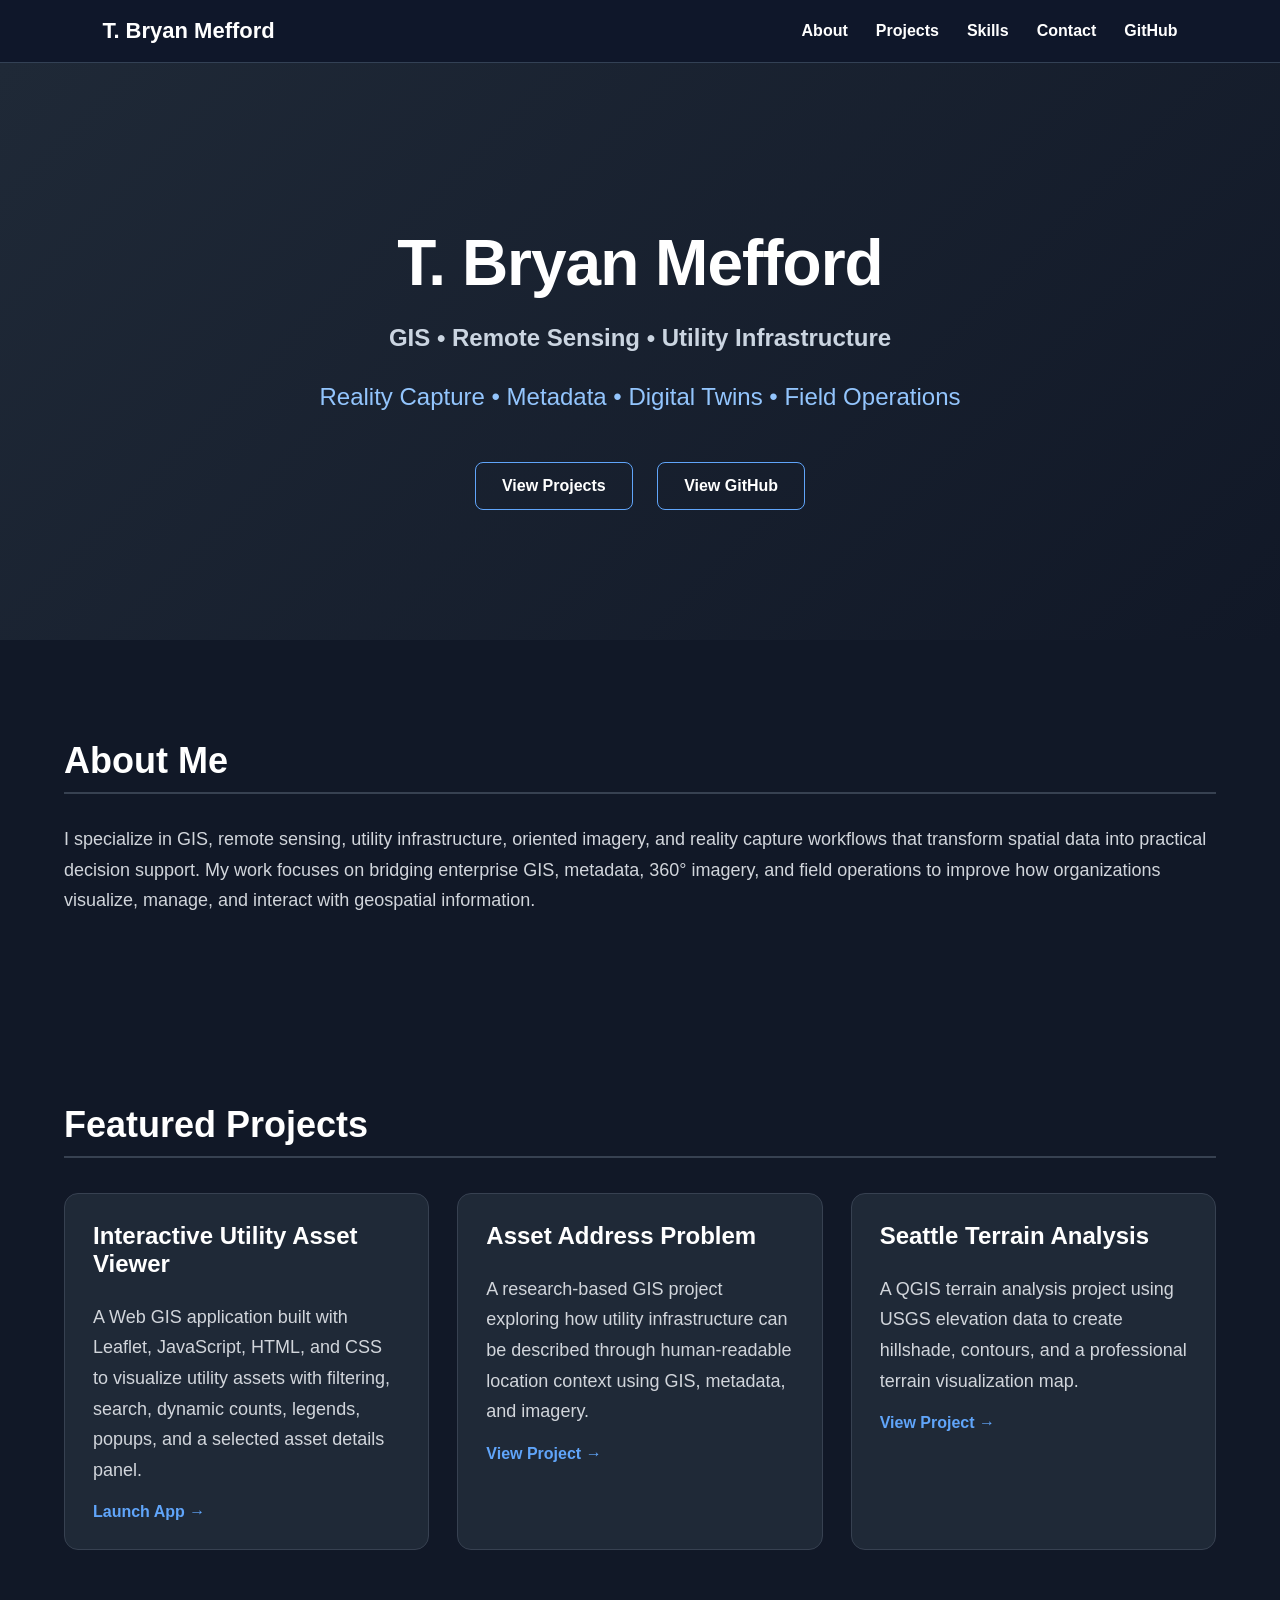
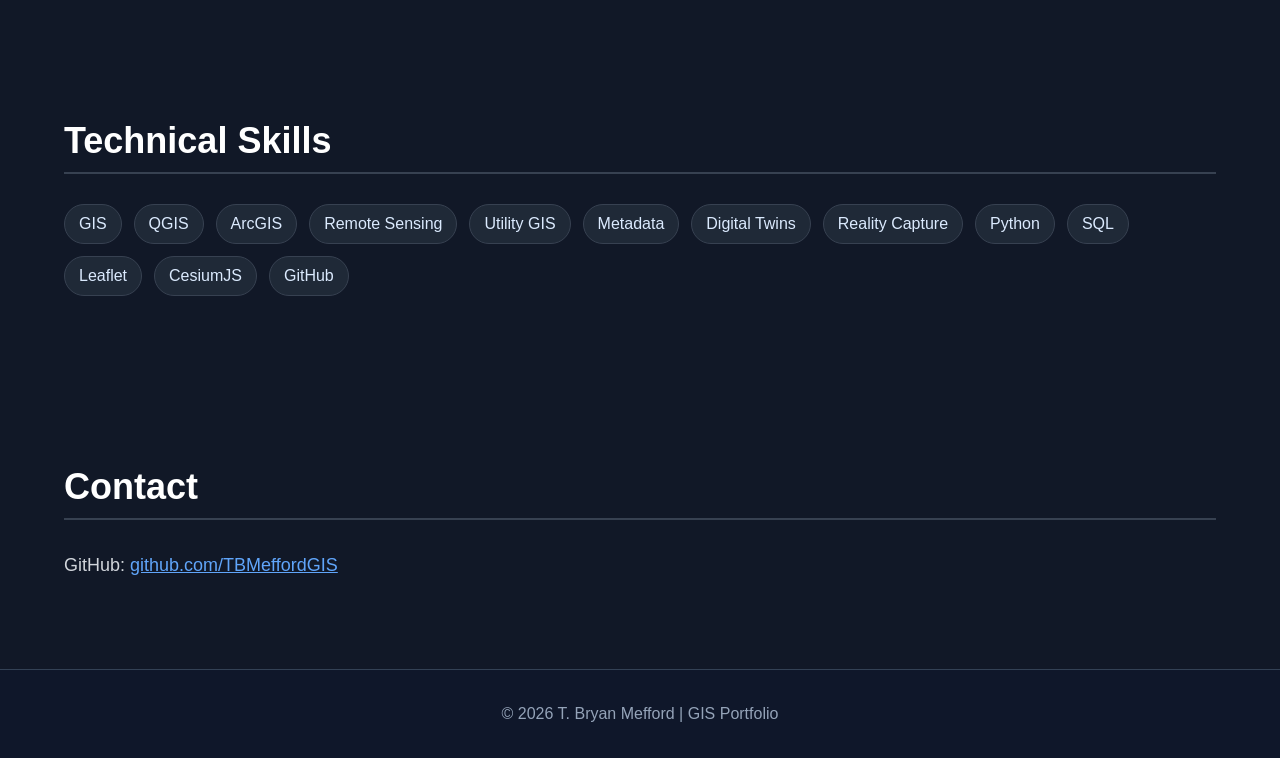
<file: index.html>
<!DOCTYPE html>
<html lang="en">
<head>
<meta charset="UTF-8">
<meta name="viewport" content="width=device-width, initial-scale=1.0">

<title>T. Bryan Mefford | GIS Portfolio</title>

<style>
body{
    margin:0;
    font-family:Arial, Helvetica, sans-serif;
    background:#111827;
    color:white;
}

nav{
    position:sticky;
    top:0;
    background:#0f172a;
    display:flex;
    justify-content:space-between;
    align-items:center;
    padding:18px 8%;
    z-index:1000;
    border-bottom:1px solid #334155;
}

nav .logo{
    font-size:22px;
    font-weight:bold;
}

nav ul{
    list-style:none;
    display:flex;
    gap:28px;
    margin:0;
    padding:0;
}

nav a{
    color:white;
    text-decoration:none;
    font-weight:600;
}

nav a:hover{
    color:#60a5fa;
}

header{
    background:linear-gradient(135deg,#1f2937,#111827);
    padding:120px 20px;
    text-align:center;
}

header h1{
    font-size:64px;
    margin-bottom:18px;
    font-weight:700;
    letter-spacing:-1px;
}

header p{
    font-size:24px;
    color:#cbd5e1;
    max-width:1000px;
    margin:auto;
    line-height:1.7;
}

.subtitle{
    font-weight:600;
}

.tagline{
    margin-top:18px;
    color:#93c5fd;
}

.hero-buttons{
    margin-top:35px;
}

.hero-buttons a{
    display:inline-block;
    margin:10px;
    padding:14px 26px;
    border:1px solid #60a5fa;
    border-radius:8px;
    color:white;
    text-decoration:none;
    font-weight:600;
}

.hero-buttons a:hover{
    background:#2563eb;
}

section{
    width:90%;
    max-width:1200px;
    margin:auto;
    padding:70px 0;
}

h2{
    font-size:36px;
    border-bottom:2px solid #374151;
    padding-bottom:10px;
}

p{
    font-size:18px;
    line-height:1.7;
    color:#d1d5db;
}

.project-grid{
    display:grid;
    grid-template-columns:repeat(auto-fit,minmax(280px,1fr));
    gap:28px;
    margin-top:35px;
}

.project-card{
    background:#1f2937;
    border:1px solid #374151;
    border-radius:14px;
    padding:28px;
}

.project-card h3{
    margin-top:0;
    font-size:24px;
    color:white;
}

.project-card a{
    color:#60a5fa;
    font-weight:bold;
    text-decoration:none;
}

.skills{
    display:flex;
    flex-wrap:wrap;
    gap:12px;
    margin-top:25px;
}

.skills span{
    background:#1f2937;
    border:1px solid #374151;
    padding:10px 14px;
    border-radius:999px;
    color:#dbeafe;
}

footer{
    background:#0f172a;
    text-align:center;
    padding:35px 20px;
    color:#94a3b8;
    border-top:1px solid #334155;
}
</style>

</head>

<body>

<nav>
    <div class="logo">T. Bryan Mefford</div>
    <ul>
        <li><a href="#about">About</a></li>
        <li><a href="#projects">Projects</a></li>
        <li><a href="#skills">Skills</a></li>
        <li><a href="#contact">Contact</a></li>
        <li><a href="https://github.com/TBMeffordGIS" target="_blank">GitHub</a></li>
    </ul>
</nav>

<header>
    <h1>T. Bryan Mefford</h1>

    <p class="subtitle">
        GIS • Remote Sensing • Utility Infrastructure
    </p>

    <p class="tagline">
        Reality Capture • Metadata • Digital Twins • Field Operations
    </p>

    <div class="hero-buttons">
        <a href="#projects">View Projects</a>
        <a href="https://github.com/TBMeffordGIS" target="_blank">View GitHub</a>
    </div>
</header>

<section id="about">
    <h2>About Me</h2>

    <p>
        I specialize in GIS, remote sensing, utility infrastructure, oriented imagery, and reality capture workflows that transform spatial data into practical decision support. My work focuses on bridging enterprise GIS, metadata, 360° imagery, and field operations to improve how organizations visualize, manage, and interact with geospatial information.
    </p>
</section>

<section id="projects">
    <h2>Featured Projects</h2>

    <div class="project-grid">

       <div class="project-card">
           <h3>Interactive Utility Asset Viewer</h3>
        <p>
            A Web GIS application built with Leaflet, JavaScript, HTML, and CSS to visualize utility assets with filtering, search, dynamic counts, legends, popups, and a selected asset details panel.
        </p>
        <a href="Interactive-Utility-Asset-Viewer/">Launch App →</a>
    </div>

    <div class="project-card">
        <h3>Asset Address Problem</h3>
        <p>
            A research-based GIS project exploring how utility infrastructure can be described through human-readable location context using GIS, metadata, and imagery.
        </p>
        <a href="/GIS-Portfolio/Asset-Address-Problem/">View Project →</a>    
    </div>

    <div class="project-card">
        <h3>Seattle Terrain Analysis</h3>
        <p>
            A QGIS terrain analysis project using USGS elevation data to create hillshade, contours, and a professional terrain visualization map.
        </p>
        <a href="Seattle-Terrain-Analysis/">View Project →</a>
    </div>

</div>
    
</section>

<section id="skills">
    <h2>Technical Skills</h2>

    <div class="skills">
        <span>GIS</span>
        <span>QGIS</span>
        <span>ArcGIS</span>
        <span>Remote Sensing</span>
        <span>Utility GIS</span>
        <span>Metadata</span>
        <span>Digital Twins</span>
        <span>Reality Capture</span>
        <span>Python</span>
        <span>SQL</span>
        <span>Leaflet</span>
        <span>CesiumJS</span>
        <span>GitHub</span>
    </div>
</section>

<section id="contact">
    <h2>Contact</h2>

    <p>
        GitHub: <a href="https://github.com/TBMeffordGIS" target="_blank" style="color:#60a5fa;">github.com/TBMeffordGIS</a>
    </p>
</section>

<footer>
    © 2026 T. Bryan Mefford | GIS Portfolio
</footer>

</body>
</html>
</file>
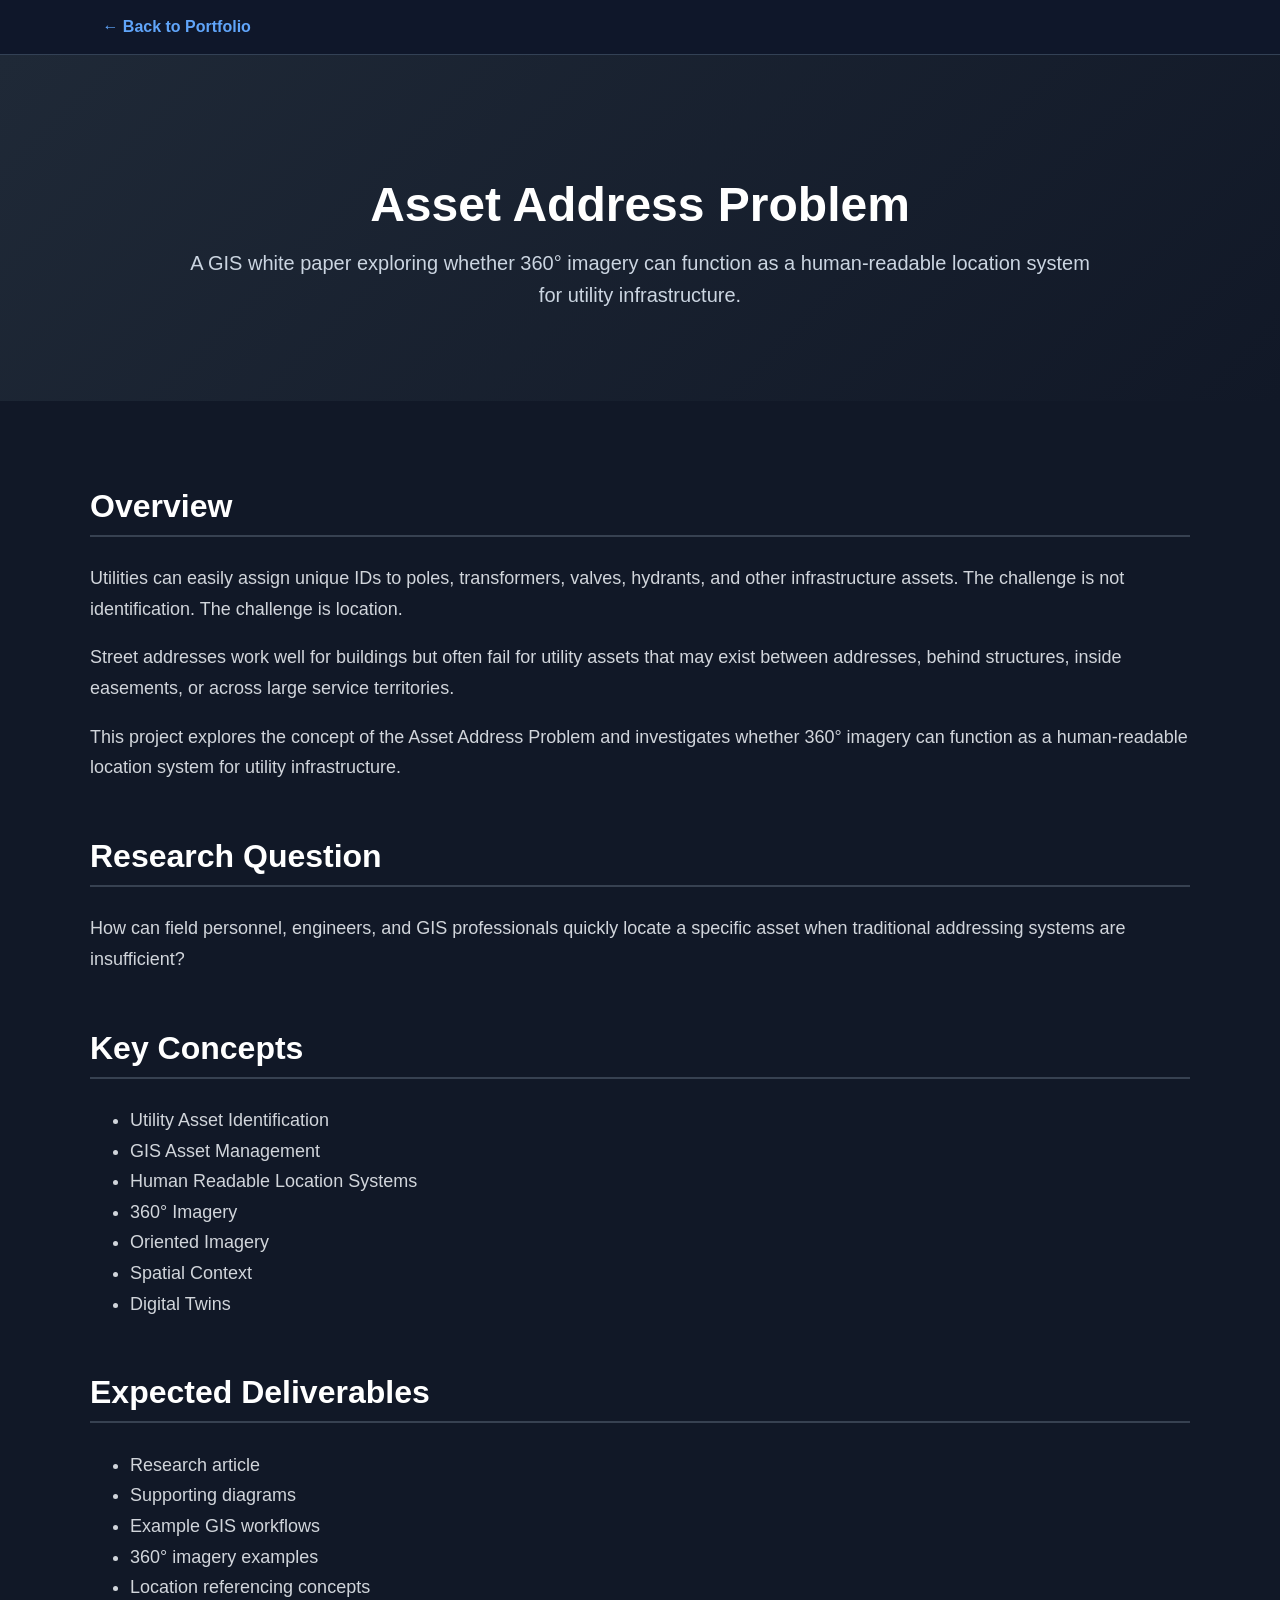
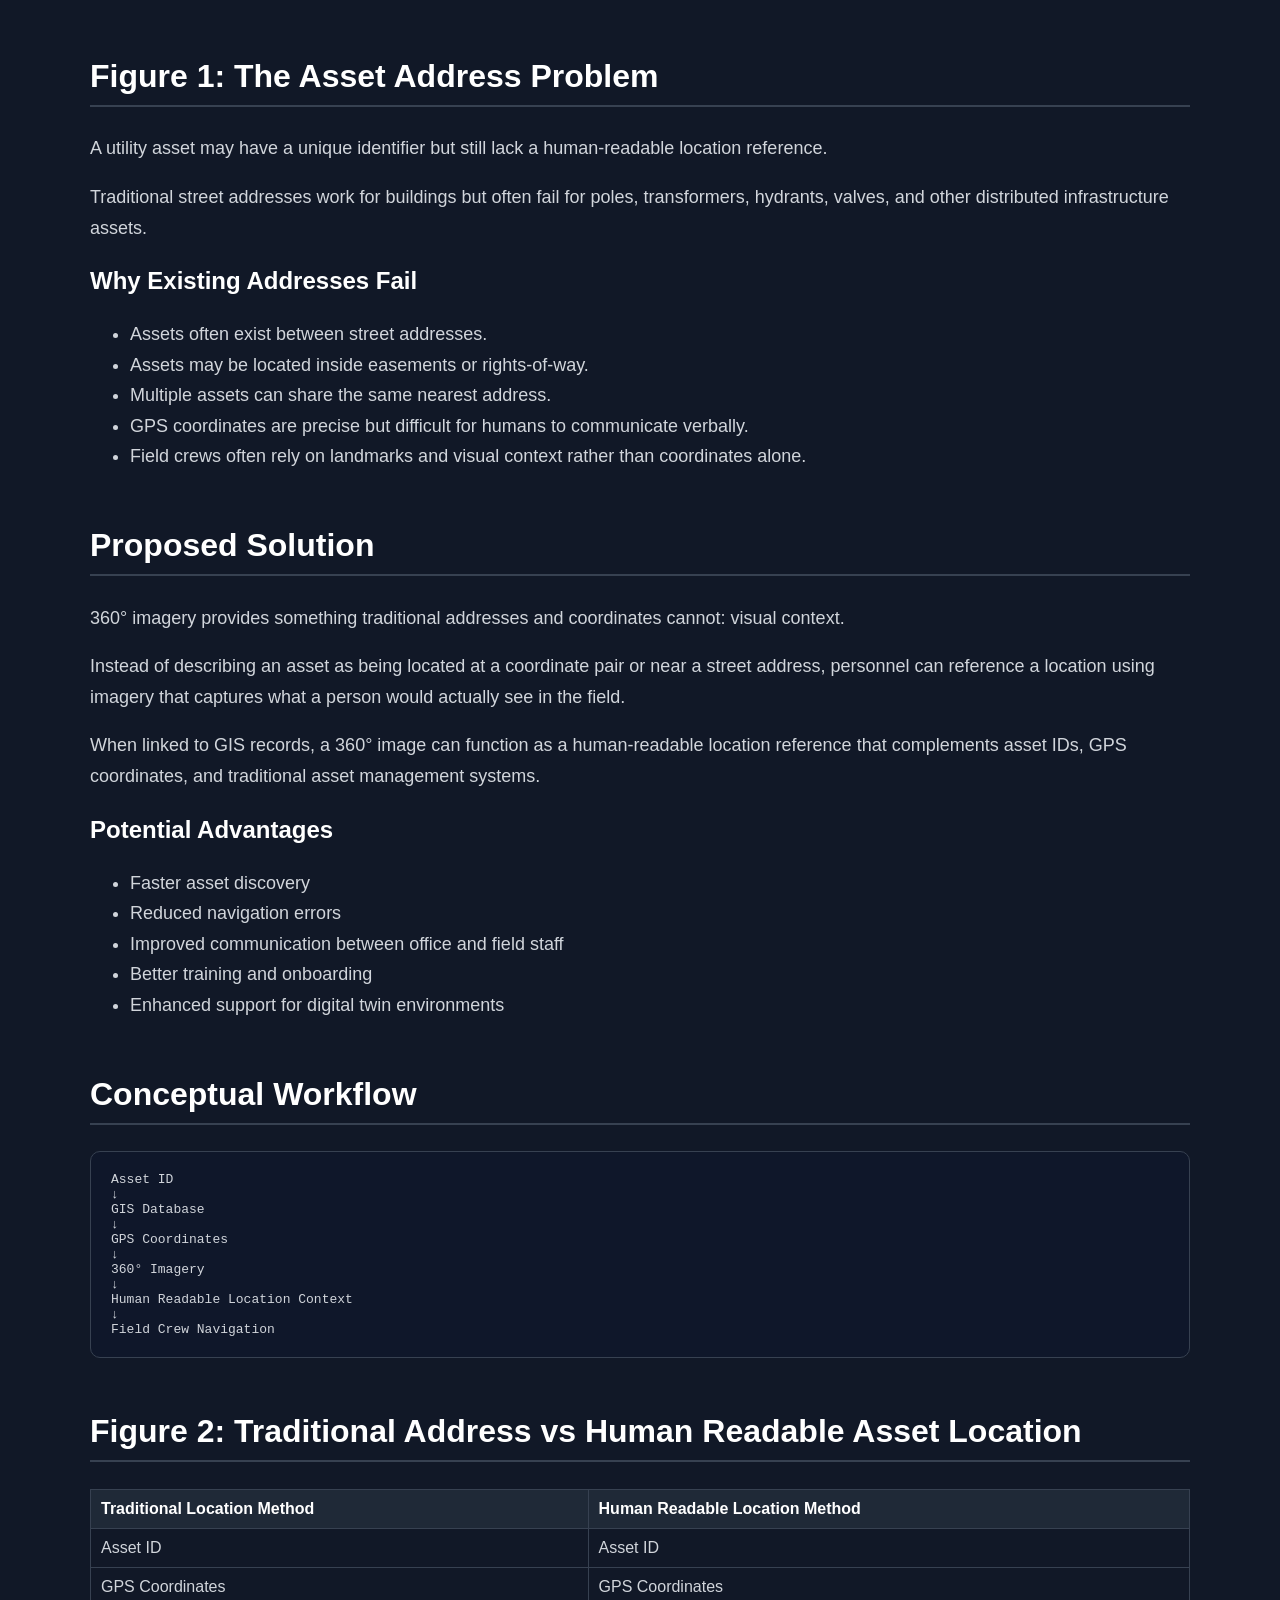
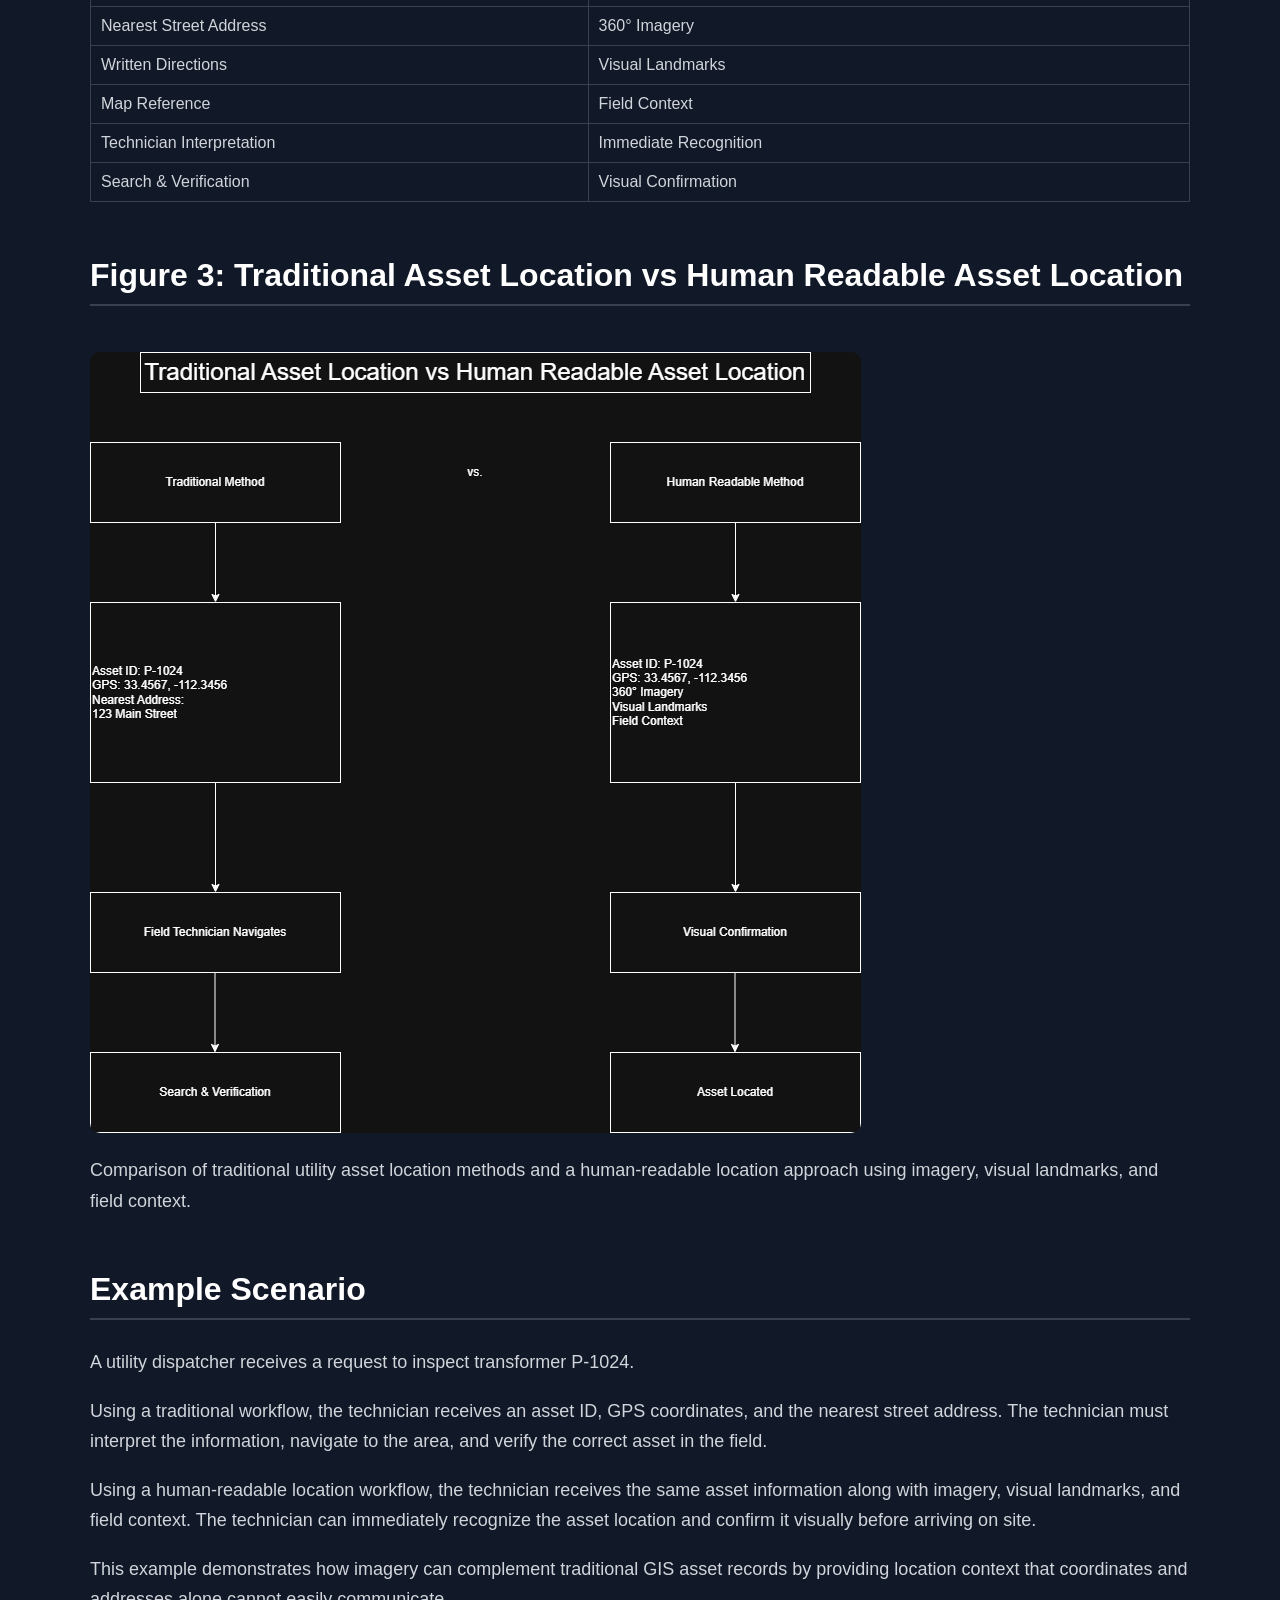
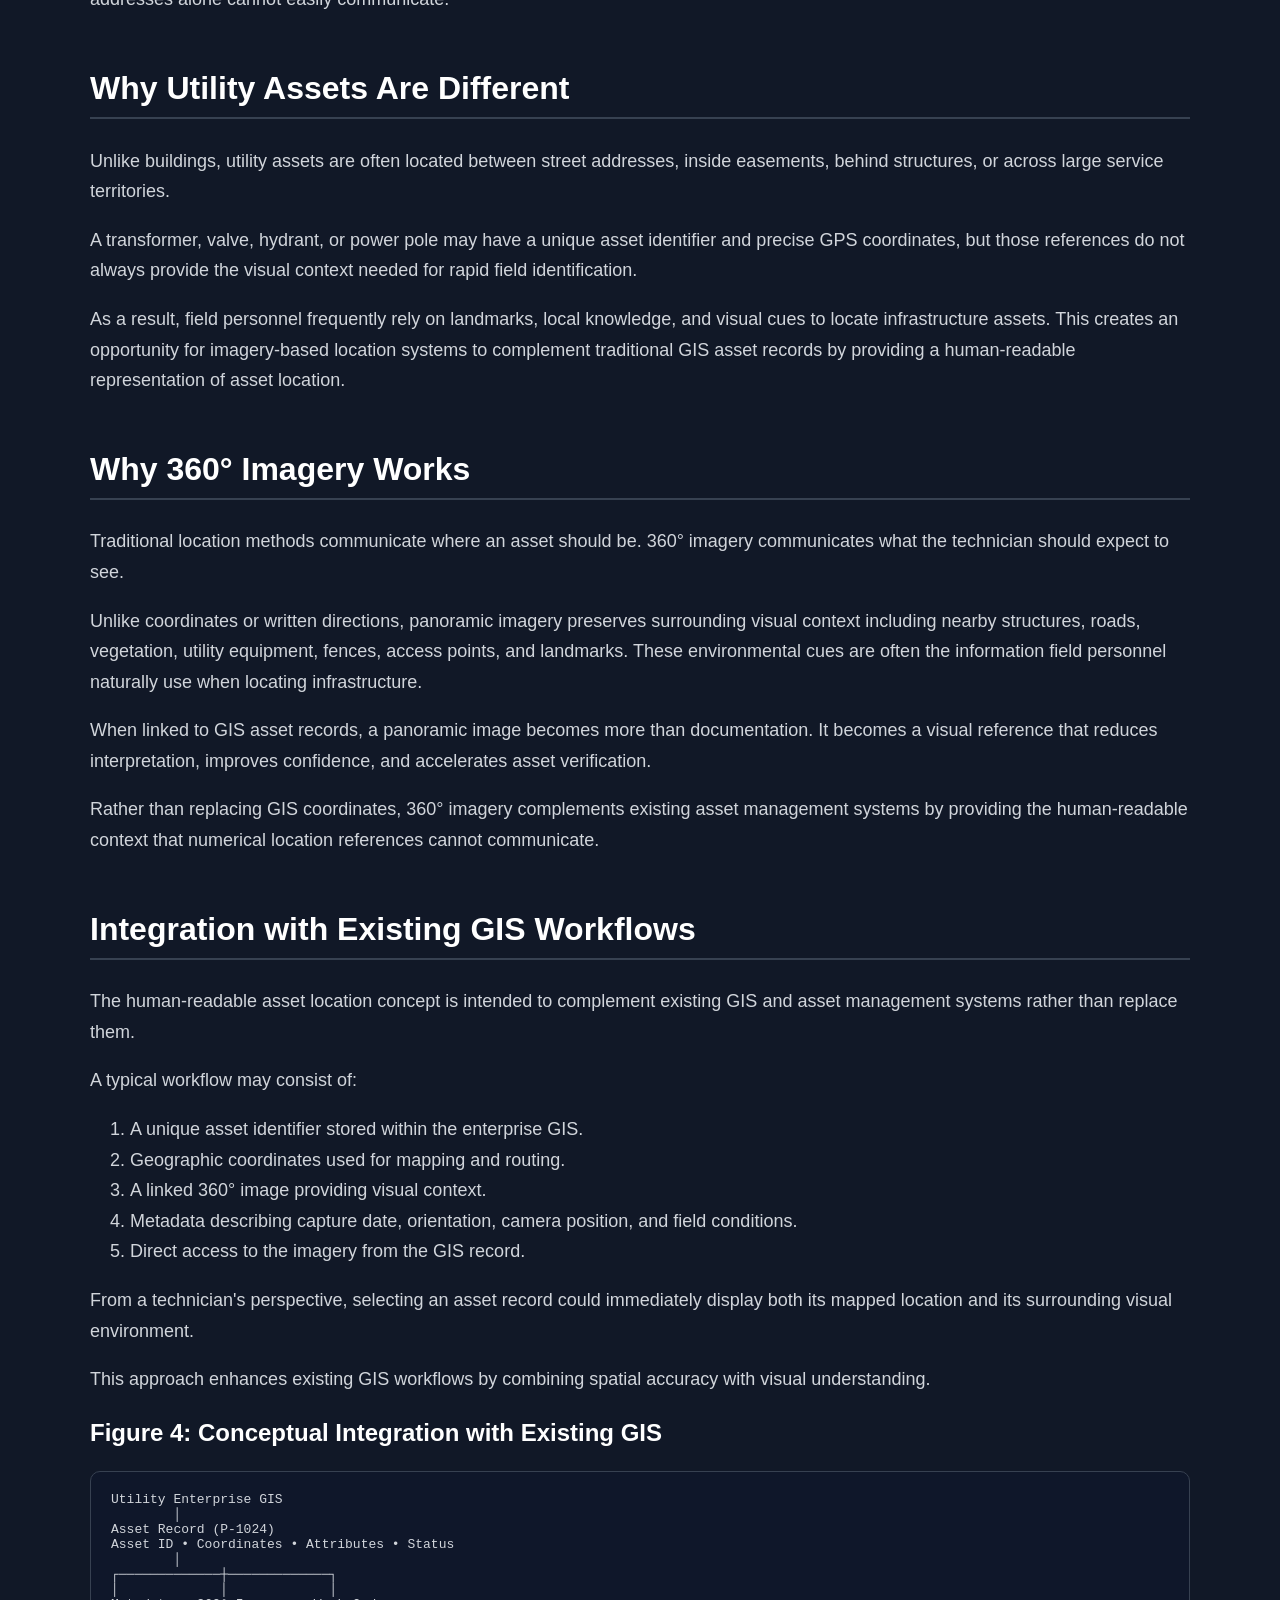
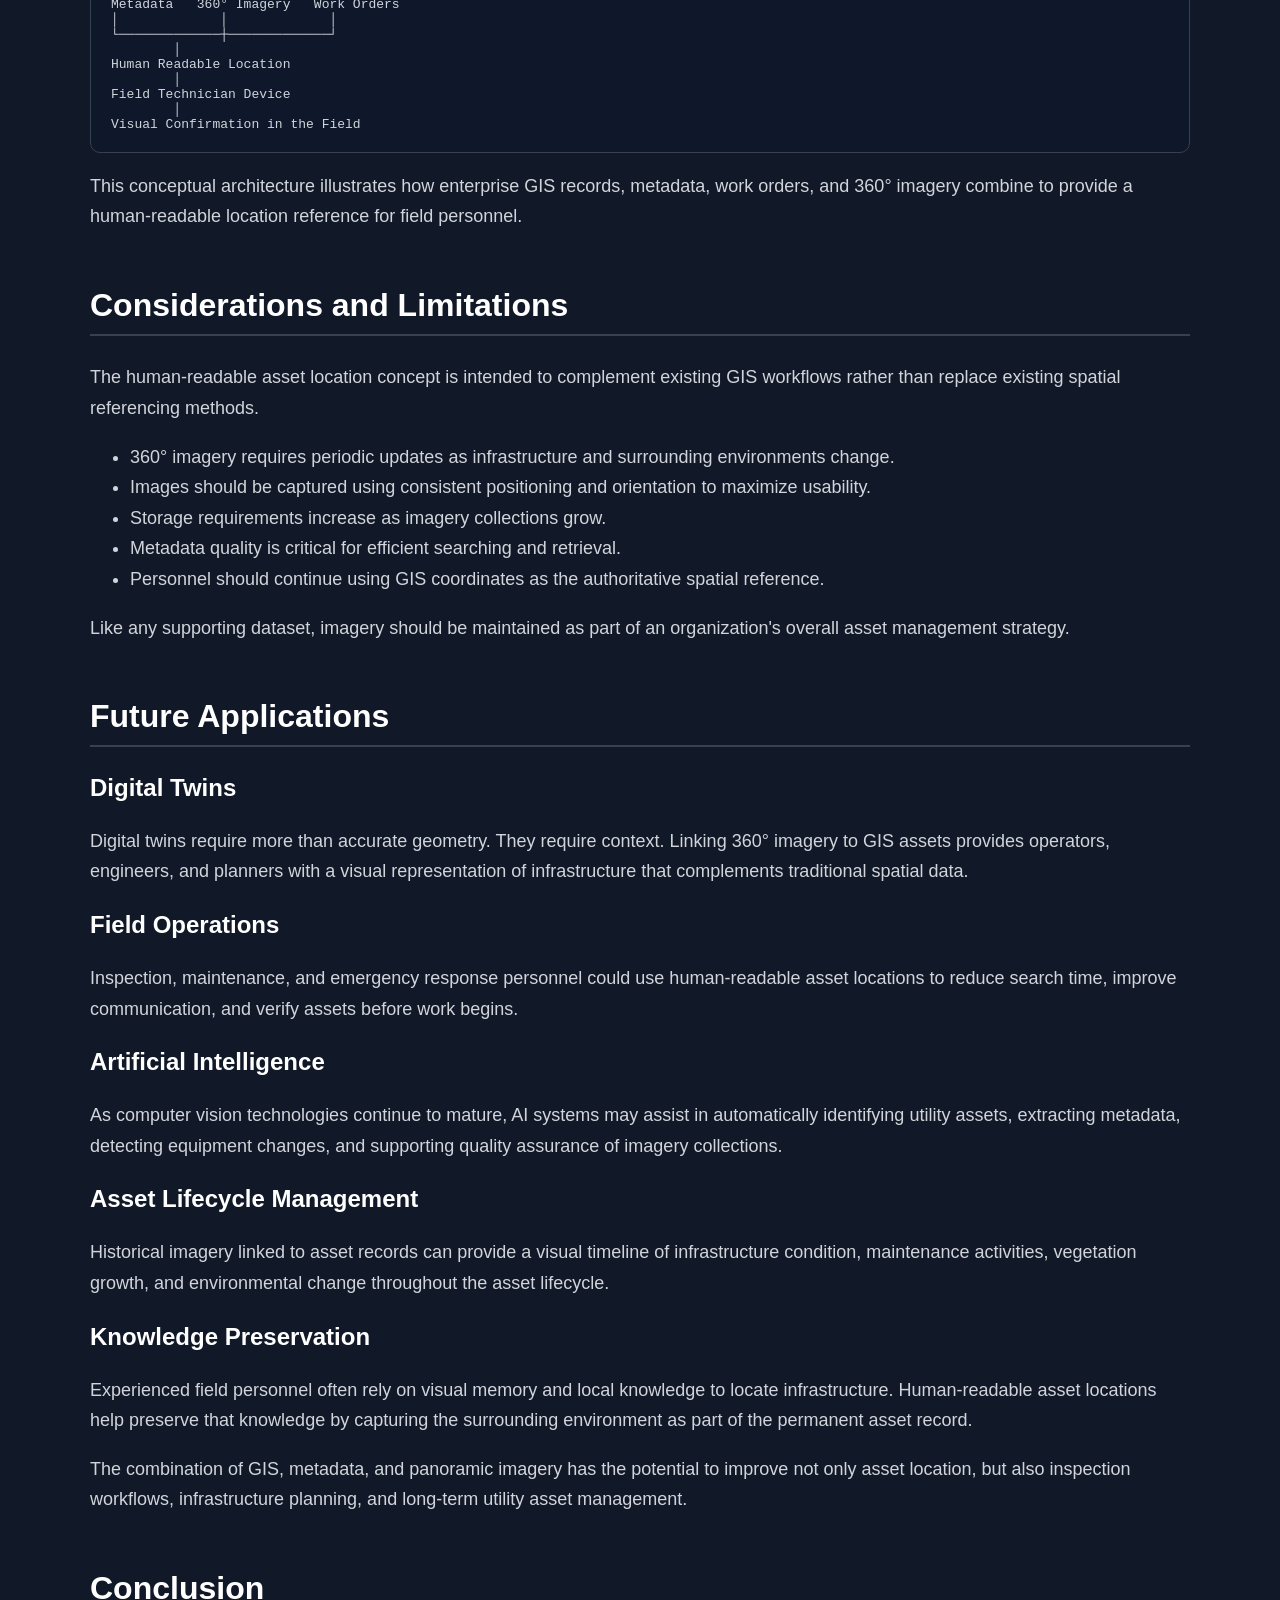
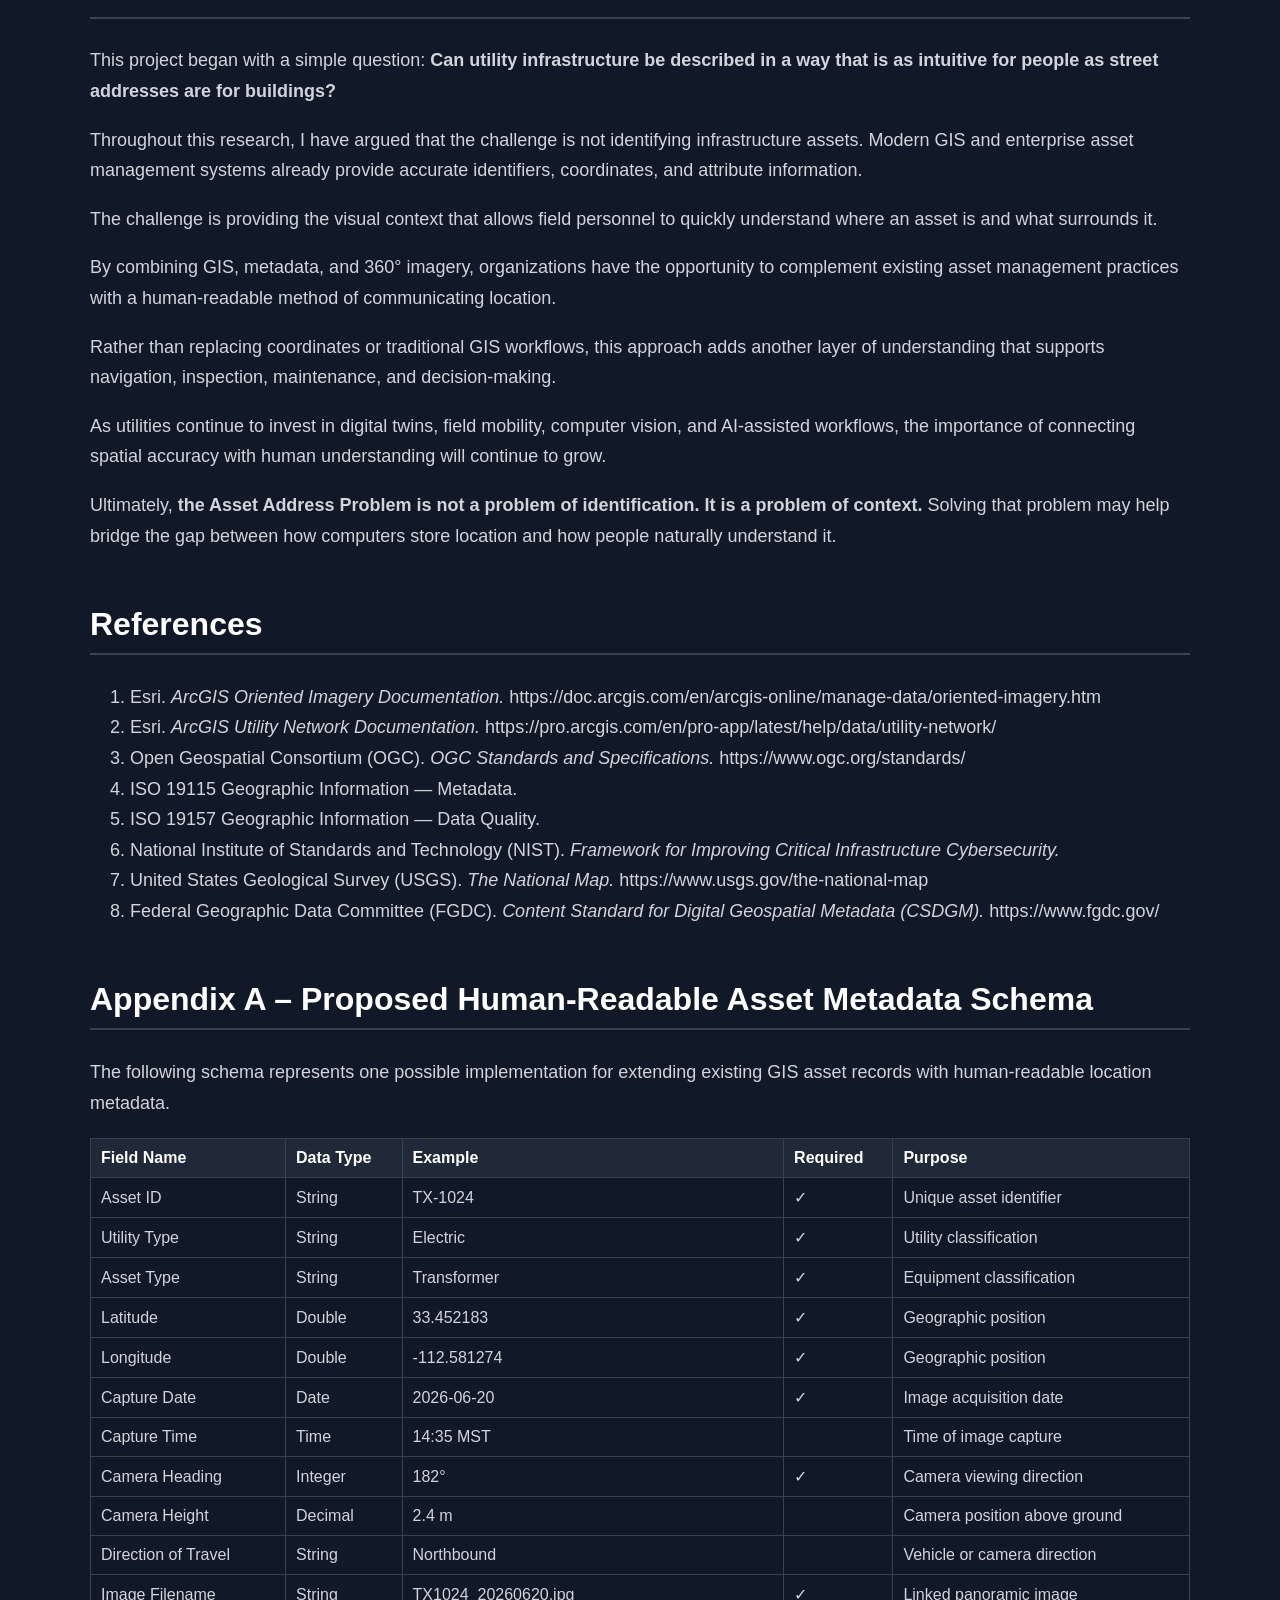
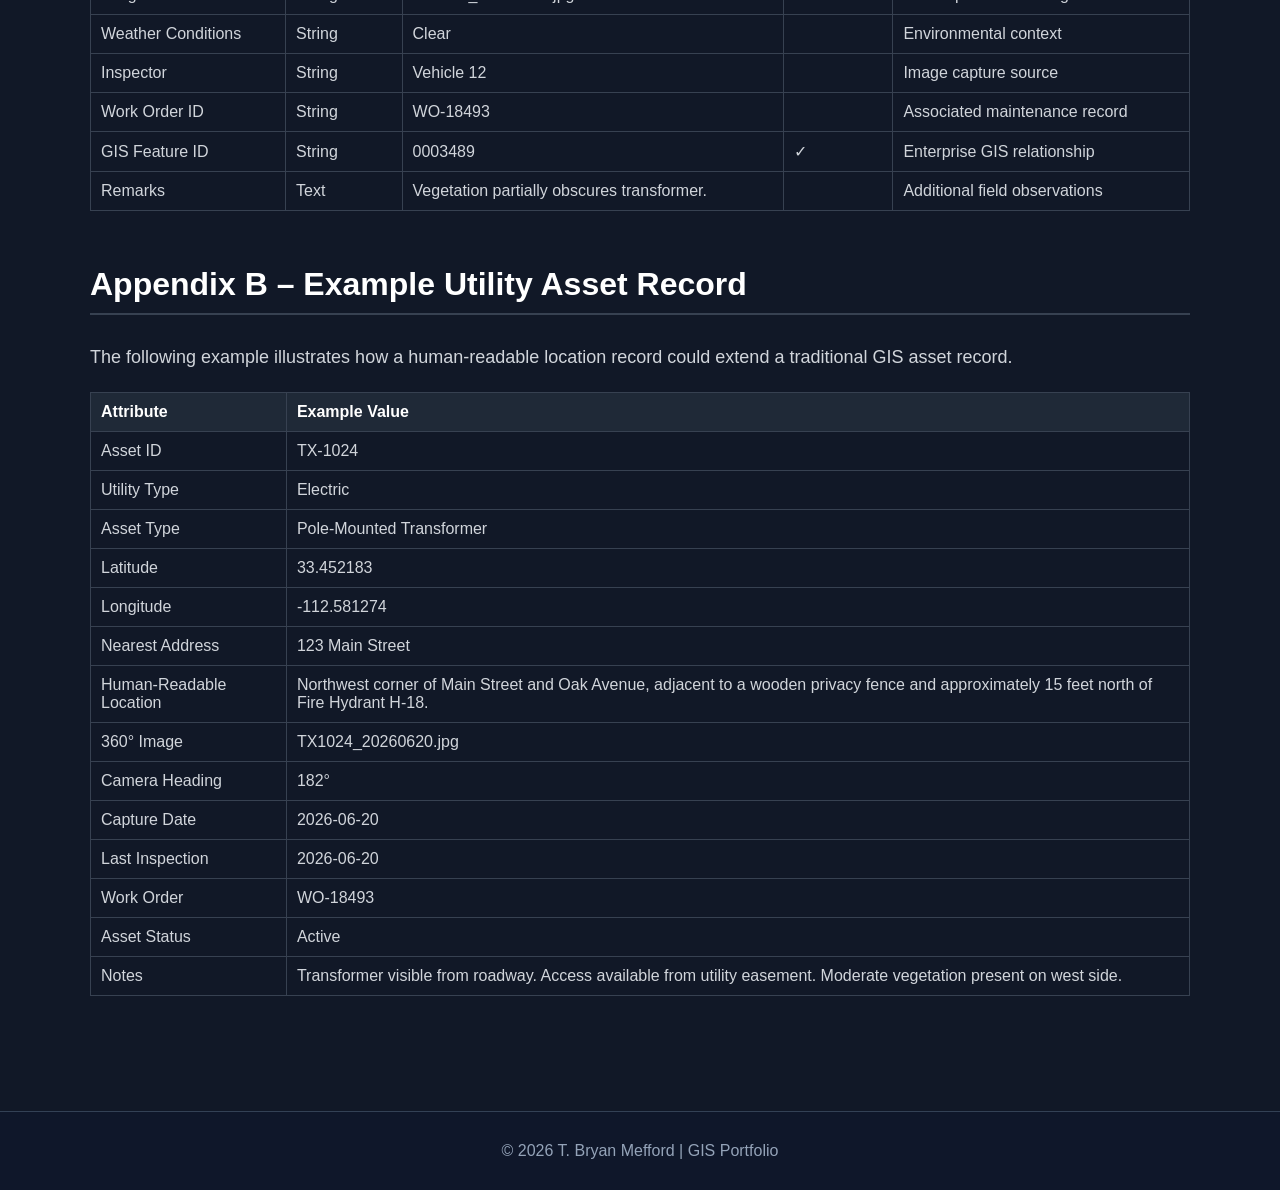
<file: Asset-Address-Problem/index.html>
<!DOCTYPE html>
<html lang="en">
<head>
<meta charset="UTF-8">
<meta name="viewport" content="width=device-width, initial-scale=1.0">
<title>Asset Address Problem | T. Bryan Mefford</title>

<style>
body{margin:0;font-family:Arial,Helvetica,sans-serif;background:#111827;color:white;}
nav{background:#0f172a;padding:18px 8%;border-bottom:1px solid #334155;}
nav a{color:#60a5fa;text-decoration:none;font-weight:bold;}
header{background:linear-gradient(135deg,#1f2937,#111827);padding:90px 20px;text-align:center;}
header h1{font-size:48px;margin-bottom:15px;}
header p{max-width:900px;margin:auto;color:#cbd5e1;font-size:20px;line-height:1.6;}
main{width:90%;max-width:1100px;margin:auto;padding:60px 0;}
section{margin-bottom:55px;}
h2{font-size:32px;border-bottom:2px solid #374151;padding-bottom:10px;}
h3{font-size:24px;color:white;}
p,li{color:#d1d5db;font-size:18px;line-height:1.7;}
.card{background:#1f2937;border:1px solid #374151;border-radius:12px;padding:25px;margin-top:20px;}
img{max-width:100%;border-radius:10px;margin-top:20px;}
pre{background:#0f172a;border:1px solid #374151;border-radius:10px;padding:20px;overflow-x:auto;color:#d1d5db;}
table{width:100%;border-collapse:collapse;margin-top:20px;color:#d1d5db;}
th,td{border:1px solid #374151;padding:10px;text-align:left;}
th{background:#1f2937;color:white;}
footer{background:#0f172a;text-align:center;padding:30px;color:#94a3b8;border-top:1px solid #334155;}
</style>
</head>

<body>

<nav>
<a href="../">← Back to Portfolio</a>
</nav>

<header>
<h1>Asset Address Problem</h1>
<p>A GIS white paper exploring whether 360° imagery can function as a human-readable location system for utility infrastructure.</p>
</header>

<main>

<section>
<h2>Overview</h2>
<p>Utilities can easily assign unique IDs to poles, transformers, valves, hydrants, and other infrastructure assets. The challenge is not identification. The challenge is location.</p>
<p>Street addresses work well for buildings but often fail for utility assets that may exist between addresses, behind structures, inside easements, or across large service territories.</p>
<p>This project explores the concept of the Asset Address Problem and investigates whether 360° imagery can function as a human-readable location system for utility infrastructure.</p>
</section>

<section>
<h2>Research Question</h2>
<p>How can field personnel, engineers, and GIS professionals quickly locate a specific asset when traditional addressing systems are insufficient?</p>
</section>

<section>
<h2>Key Concepts</h2>
<ul>
<li>Utility Asset Identification</li>
<li>GIS Asset Management</li>
<li>Human Readable Location Systems</li>
<li>360° Imagery</li>
<li>Oriented Imagery</li>
<li>Spatial Context</li>
<li>Digital Twins</li>
</ul>
</section>

<section>
<h2>Expected Deliverables</h2>
<ul>
<li>Research article</li>
<li>Supporting diagrams</li>
<li>Example GIS workflows</li>
<li>360° imagery examples</li>
<li>Location referencing concepts</li>
</ul>
</section>

<section>
<h2>Figure 1: The Asset Address Problem</h2>
<p>A utility asset may have a unique identifier but still lack a human-readable location reference.</p>
<p>Traditional street addresses work for buildings but often fail for poles, transformers, hydrants, valves, and other distributed infrastructure assets.</p>

<h3>Why Existing Addresses Fail</h3>
<ul>
<li>Assets often exist between street addresses.</li>
<li>Assets may be located inside easements or rights-of-way.</li>
<li>Multiple assets can share the same nearest address.</li>
<li>GPS coordinates are precise but difficult for humans to communicate verbally.</li>
<li>Field crews often rely on landmarks and visual context rather than coordinates alone.</li>
</ul>
</section>

<section>
<h2>Proposed Solution</h2>
<p>360° imagery provides something traditional addresses and coordinates cannot: visual context.</p>
<p>Instead of describing an asset as being located at a coordinate pair or near a street address, personnel can reference a location using imagery that captures what a person would actually see in the field.</p>
<p>When linked to GIS records, a 360° image can function as a human-readable location reference that complements asset IDs, GPS coordinates, and traditional asset management systems.</p>

<h3>Potential Advantages</h3>
<ul>
<li>Faster asset discovery</li>
<li>Reduced navigation errors</li>
<li>Improved communication between office and field staff</li>
<li>Better training and onboarding</li>
<li>Enhanced support for digital twin environments</li>
</ul>
</section>

<section>
<h2>Conceptual Workflow</h2>
<pre>
Asset ID
↓
GIS Database
↓
GPS Coordinates
↓
360° Imagery
↓
Human Readable Location Context
↓
Field Crew Navigation
</pre>
</section>

<section>
<h2>Figure 2: Traditional Address vs Human Readable Asset Location</h2>
<table>
<tr><th>Traditional Location Method</th><th>Human Readable Location Method</th></tr>
<tr><td>Asset ID</td><td>Asset ID</td></tr>
<tr><td>GPS Coordinates</td><td>GPS Coordinates</td></tr>
<tr><td>Nearest Street Address</td><td>360° Imagery</td></tr>
<tr><td>Written Directions</td><td>Visual Landmarks</td></tr>
<tr><td>Map Reference</td><td>Field Context</td></tr>
<tr><td>Technician Interpretation</td><td>Immediate Recognition</td></tr>
<tr><td>Search & Verification</td><td>Visual Confirmation</td></tr>
</table>
</section>

<section>
<h2>Figure 3: Traditional Asset Location vs Human Readable Asset Location</h2>
<img src="traditional-vs-human-readable-location%20(1).png" alt="Traditional Asset Location vs Human Readable Asset Location">
<p>Comparison of traditional utility asset location methods and a human-readable location approach using imagery, visual landmarks, and field context.</p>
</section>

<section>
<h2>Example Scenario</h2>
<p>A utility dispatcher receives a request to inspect transformer P-1024.</p>
<p>Using a traditional workflow, the technician receives an asset ID, GPS coordinates, and the nearest street address. The technician must interpret the information, navigate to the area, and verify the correct asset in the field.</p>
<p>Using a human-readable location workflow, the technician receives the same asset information along with imagery, visual landmarks, and field context. The technician can immediately recognize the asset location and confirm it visually before arriving on site.</p>
<p>This example demonstrates how imagery can complement traditional GIS asset records by providing location context that coordinates and addresses alone cannot easily communicate.</p>
</section>

<section>
<h2>Why Utility Assets Are Different</h2>
<p>Unlike buildings, utility assets are often located between street addresses, inside easements, behind structures, or across large service territories.</p>
<p>A transformer, valve, hydrant, or power pole may have a unique asset identifier and precise GPS coordinates, but those references do not always provide the visual context needed for rapid field identification.</p>
<p>As a result, field personnel frequently rely on landmarks, local knowledge, and visual cues to locate infrastructure assets. This creates an opportunity for imagery-based location systems to complement traditional GIS asset records by providing a human-readable representation of asset location.</p>
</section>

<section>
<h2>Why 360° Imagery Works</h2>
<p>Traditional location methods communicate where an asset should be. 360° imagery communicates what the technician should expect to see.</p>
<p>Unlike coordinates or written directions, panoramic imagery preserves surrounding visual context including nearby structures, roads, vegetation, utility equipment, fences, access points, and landmarks. These environmental cues are often the information field personnel naturally use when locating infrastructure.</p>
<p>When linked to GIS asset records, a panoramic image becomes more than documentation. It becomes a visual reference that reduces interpretation, improves confidence, and accelerates asset verification.</p>
<p>Rather than replacing GIS coordinates, 360° imagery complements existing asset management systems by providing the human-readable context that numerical location references cannot communicate.</p>
</section>

<section>
<h2>Integration with Existing GIS Workflows</h2>
<p>The human-readable asset location concept is intended to complement existing GIS and asset management systems rather than replace them.</p>

<p>A typical workflow may consist of:</p>
<ol>
<li>A unique asset identifier stored within the enterprise GIS.</li>
<li>Geographic coordinates used for mapping and routing.</li>
<li>A linked 360° image providing visual context.</li>
<li>Metadata describing capture date, orientation, camera position, and field conditions.</li>
<li>Direct access to the imagery from the GIS record.</li>
</ol>

<p>From a technician's perspective, selecting an asset record could immediately display both its mapped location and its surrounding visual environment.</p>
<p>This approach enhances existing GIS workflows by combining spatial accuracy with visual understanding.</p>

<h3>Figure 4: Conceptual Integration with Existing GIS</h3>
<pre>
Utility Enterprise GIS
        │
Asset Record (P-1024)
Asset ID • Coordinates • Attributes • Status
        │
┌─────────────┼─────────────┐
│             │             │
Metadata   360° Imagery   Work Orders
│             │             │
└─────────────┼─────────────┘
        │
Human Readable Location
        │
Field Technician Device
        │
Visual Confirmation in the Field
</pre>

<p>This conceptual architecture illustrates how enterprise GIS records, metadata, work orders, and 360° imagery combine to provide a human-readable location reference for field personnel.</p>
</section>

<section>
<h2>Considerations and Limitations</h2>
<p>The human-readable asset location concept is intended to complement existing GIS workflows rather than replace existing spatial referencing methods.</p>
<ul>
<li>360° imagery requires periodic updates as infrastructure and surrounding environments change.</li>
<li>Images should be captured using consistent positioning and orientation to maximize usability.</li>
<li>Storage requirements increase as imagery collections grow.</li>
<li>Metadata quality is critical for efficient searching and retrieval.</li>
<li>Personnel should continue using GIS coordinates as the authoritative spatial reference.</li>
</ul>
<p>Like any supporting dataset, imagery should be maintained as part of an organization's overall asset management strategy.</p>
</section>

<section>
<h2>Future Applications</h2>

<h3>Digital Twins</h3>
<p>Digital twins require more than accurate geometry. They require context. Linking 360° imagery to GIS assets provides operators, engineers, and planners with a visual representation of infrastructure that complements traditional spatial data.</p>

<h3>Field Operations</h3>
<p>Inspection, maintenance, and emergency response personnel could use human-readable asset locations to reduce search time, improve communication, and verify assets before work begins.</p>

<h3>Artificial Intelligence</h3>
<p>As computer vision technologies continue to mature, AI systems may assist in automatically identifying utility assets, extracting metadata, detecting equipment changes, and supporting quality assurance of imagery collections.</p>

<h3>Asset Lifecycle Management</h3>
<p>Historical imagery linked to asset records can provide a visual timeline of infrastructure condition, maintenance activities, vegetation growth, and environmental change throughout the asset lifecycle.</p>

<h3>Knowledge Preservation</h3>
<p>Experienced field personnel often rely on visual memory and local knowledge to locate infrastructure. Human-readable asset locations help preserve that knowledge by capturing the surrounding environment as part of the permanent asset record.</p>

<p>The combination of GIS, metadata, and panoramic imagery has the potential to improve not only asset location, but also inspection workflows, infrastructure planning, and long-term utility asset management.</p>
</section>

<section>
<h2>Conclusion</h2>
<p>This project began with a simple question: <strong>Can utility infrastructure be described in a way that is as intuitive for people as street addresses are for buildings?</strong></p>
<p>Throughout this research, I have argued that the challenge is not identifying infrastructure assets. Modern GIS and enterprise asset management systems already provide accurate identifiers, coordinates, and attribute information.</p>
<p>The challenge is providing the visual context that allows field personnel to quickly understand where an asset is and what surrounds it.</p>
<p>By combining GIS, metadata, and 360° imagery, organizations have the opportunity to complement existing asset management practices with a human-readable method of communicating location.</p>
<p>Rather than replacing coordinates or traditional GIS workflows, this approach adds another layer of understanding that supports navigation, inspection, maintenance, and decision-making.</p>
<p>As utilities continue to invest in digital twins, field mobility, computer vision, and AI-assisted workflows, the importance of connecting spatial accuracy with human understanding will continue to grow.</p>
<p>Ultimately, <strong>the Asset Address Problem is not a problem of identification. It is a problem of context.</strong> Solving that problem may help bridge the gap between how computers store location and how people naturally understand it.</p>
</section>

<section>
<h2>References</h2>
<ol>
<li>Esri. <em>ArcGIS Oriented Imagery Documentation.</em> https://doc.arcgis.com/en/arcgis-online/manage-data/oriented-imagery.htm</li>
<li>Esri. <em>ArcGIS Utility Network Documentation.</em> https://pro.arcgis.com/en/pro-app/latest/help/data/utility-network/</li>
<li>Open Geospatial Consortium (OGC). <em>OGC Standards and Specifications.</em> https://www.ogc.org/standards/</li>
<li>ISO 19115 Geographic Information — Metadata.</li>
<li>ISO 19157 Geographic Information — Data Quality.</li>
<li>National Institute of Standards and Technology (NIST). <em>Framework for Improving Critical Infrastructure Cybersecurity.</em></li>
<li>United States Geological Survey (USGS). <em>The National Map.</em> https://www.usgs.gov/the-national-map</li>
<li>Federal Geographic Data Committee (FGDC). <em>Content Standard for Digital Geospatial Metadata (CSDGM).</em> https://www.fgdc.gov/</li>
</ol>
</section>

<section>
<h2>Appendix A – Proposed Human-Readable Asset Metadata Schema</h2>
<p>The following schema represents one possible implementation for extending existing GIS asset records with human-readable location metadata.</p>

<table>
<tr><th>Field Name</th><th>Data Type</th><th>Example</th><th>Required</th><th>Purpose</th></tr>
<tr><td>Asset ID</td><td>String</td><td>TX-1024</td><td>✓</td><td>Unique asset identifier</td></tr>
<tr><td>Utility Type</td><td>String</td><td>Electric</td><td>✓</td><td>Utility classification</td></tr>
<tr><td>Asset Type</td><td>String</td><td>Transformer</td><td>✓</td><td>Equipment classification</td></tr>
<tr><td>Latitude</td><td>Double</td><td>33.452183</td><td>✓</td><td>Geographic position</td></tr>
<tr><td>Longitude</td><td>Double</td><td>-112.581274</td><td>✓</td><td>Geographic position</td></tr>
<tr><td>Capture Date</td><td>Date</td><td>2026-06-20</td><td>✓</td><td>Image acquisition date</td></tr>
<tr><td>Capture Time</td><td>Time</td><td>14:35 MST</td><td></td><td>Time of image capture</td></tr>
<tr><td>Camera Heading</td><td>Integer</td><td>182°</td><td>✓</td><td>Camera viewing direction</td></tr>
<tr><td>Camera Height</td><td>Decimal</td><td>2.4 m</td><td></td><td>Camera position above ground</td></tr>
<tr><td>Direction of Travel</td><td>String</td><td>Northbound</td><td></td><td>Vehicle or camera direction</td></tr>
<tr><td>Image Filename</td><td>String</td><td>TX1024_20260620.jpg</td><td>✓</td><td>Linked panoramic image</td></tr>
<tr><td>Weather Conditions</td><td>String</td><td>Clear</td><td></td><td>Environmental context</td></tr>
<tr><td>Inspector</td><td>String</td><td>Vehicle 12</td><td></td><td>Image capture source</td></tr>
<tr><td>Work Order ID</td><td>String</td><td>WO-18493</td><td></td><td>Associated maintenance record</td></tr>
<tr><td>GIS Feature ID</td><td>String</td><td>0003489</td><td>✓</td><td>Enterprise GIS relationship</td></tr>
<tr><td>Remarks</td><td>Text</td><td>Vegetation partially obscures transformer.</td><td></td><td>Additional field observations</td></tr>
</table>
</section>

<section>
<h2>Appendix B – Example Utility Asset Record</h2>
<p>The following example illustrates how a human-readable location record could extend a traditional GIS asset record.</p>

<table>
<tr><th>Attribute</th><th>Example Value</th></tr>
<tr><td>Asset ID</td><td>TX-1024</td></tr>
<tr><td>Utility Type</td><td>Electric</td></tr>
<tr><td>Asset Type</td><td>Pole-Mounted Transformer</td></tr>
<tr><td>Latitude</td><td>33.452183</td></tr>
<tr><td>Longitude</td><td>-112.581274</td></tr>
<tr><td>Nearest Address</td><td>123 Main Street</td></tr>
<tr><td>Human-Readable Location</td><td>Northwest corner of Main Street and Oak Avenue, adjacent to a wooden privacy fence and approximately 15 feet north of Fire Hydrant H-18.</td></tr>
<tr><td>360° Image</td><td>TX1024_20260620.jpg</td></tr>
<tr><td>Camera Heading</td><td>182°</td></tr>
<tr><td>Capture Date</td><td>2026-06-20</td></tr>
<tr><td>Last Inspection</td><td>2026-06-20</td></tr>
<tr><td>Work Order</td><td>WO-18493</td></tr>
<tr><td>Asset Status</td><td>Active</td></tr>
<tr><td>Notes</td><td>Transformer visible from roadway. Access available from utility easement. Moderate vegetation present on west side.</td></tr>
</table>
</section>

</main>

<footer>
© 2026 T. Bryan Mefford | GIS Portfolio
</footer>

</body>
</html>
</file>
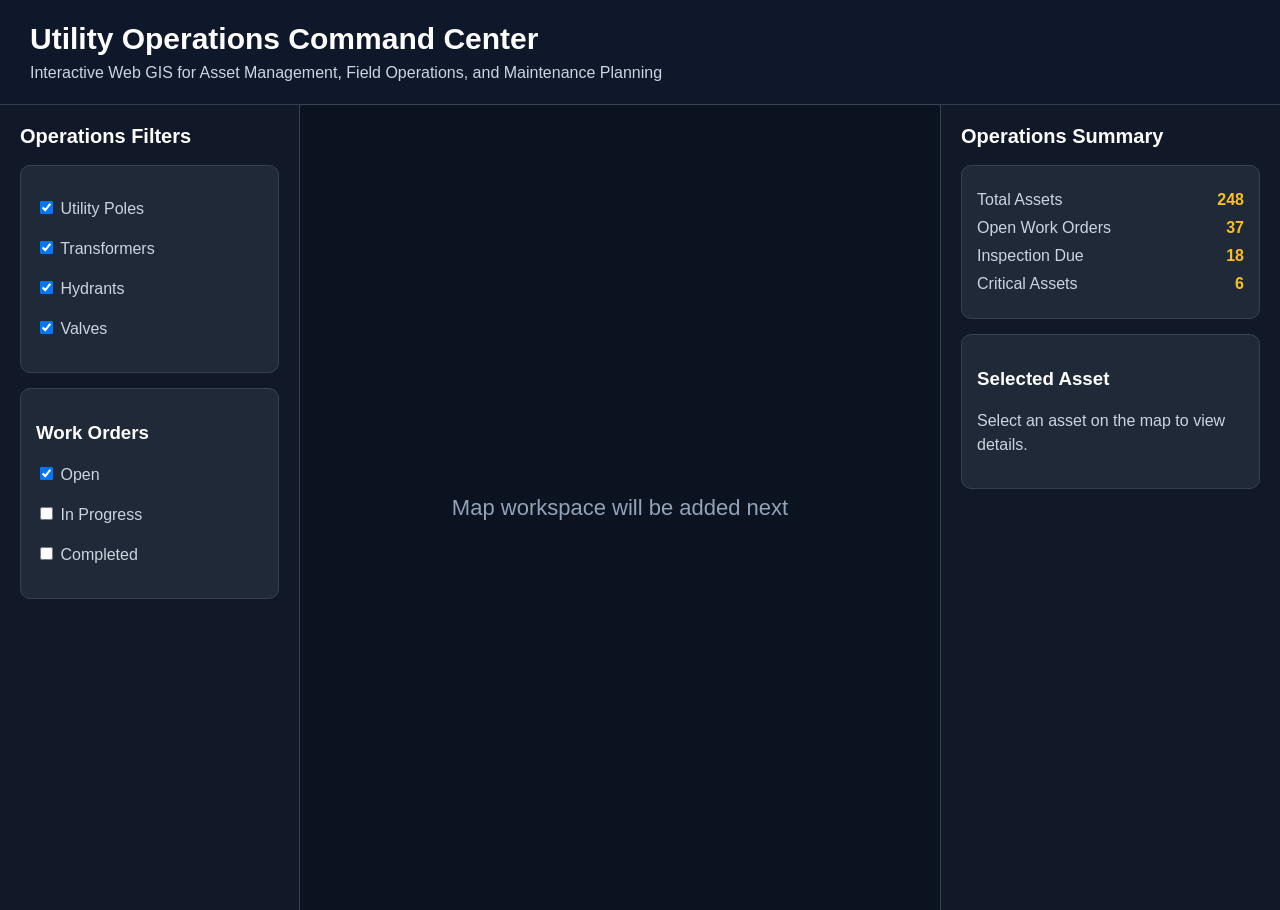
<file: Utility-Operations-Command-Center/index.html>
<!DOCTYPE html>
<html lang="en">
<head>
<meta charset="UTF-8">
<meta name="viewport" content="width=device-width, initial-scale=1.0">

<title>Utility Operations Command Center</title>

<style>
body{
    margin:0;
    font-family:Arial, Helvetica, sans-serif;
    background:#111827;
    color:white;
}

header{
    background:#0f172a;
    padding:22px 30px;
    border-bottom:1px solid #374151;
}

header h1{
    margin:0;
    font-size:30px;
}

header p{
    margin:8px 0 0 0;
    color:#cbd5e1;
}

#dashboard{
    display:grid;
    grid-template-columns:300px 1fr 340px;
    height:calc(100vh - 95px);
}

.panel{
    background:#111827;
    border-right:1px solid #374151;
    padding:20px;
    overflow-y:auto;
}

.right-panel{
    border-right:none;
    border-left:1px solid #374151;
}

.panel h2{
    margin-top:0;
    font-size:20px;
}

.card{
    background:#1f2937;
    border:1px solid #374151;
    border-radius:10px;
    padding:15px;
    margin-bottom:15px;
}

.card p{
    color:#cbd5e1;
    line-height:1.5;
}

#map-area{
    background:#0b1220;
    display:flex;
    align-items:center;
    justify-content:center;
    color:#94a3b8;
    font-size:22px;
}

.metric{
    display:flex;
    justify-content:space-between;
    margin:10px 0;
    color:#cbd5e1;
}

.metric strong{
    color:#fbbf24;
}
</style>
</head>

<body>

<header>
    <h1>Utility Operations Command Center</h1>
    <p>Interactive Web GIS for Asset Management, Field Operations, and Maintenance Planning</p>
</header>

<main id="dashboard">

<aside class="panel">
    <h2>Operations Filters</h2>

    <div class="card">
        <p><input type="checkbox" checked> Utility Poles</p>
        <p><input type="checkbox" checked> Transformers</p>
        <p><input type="checkbox" checked> Hydrants</p>
        <p><input type="checkbox" checked> Valves</p>
    </div>

    <div class="card">
        <h3>Work Orders</h3>
        <p><input type="checkbox" checked> Open</p>
        <p><input type="checkbox"> In Progress</p>
        <p><input type="checkbox"> Completed</p>
    </div>
</aside>

<section id="map-area">
    Map workspace will be added next
</section>

<aside class="panel right-panel">
    <h2>Operations Summary</h2>

    <div class="card">
        <div class="metric"><span>Total Assets</span><strong>248</strong></div>
        <div class="metric"><span>Open Work Orders</span><strong>37</strong></div>
        <div class="metric"><span>Inspection Due</span><strong>18</strong></div>
        <div class="metric"><span>Critical Assets</span><strong>6</strong></div>
    </div>

    <div class="card">
        <h3>Selected Asset</h3>
        <p>Select an asset on the map to view details.</p>
    </div>
</aside>

</main>

</body>
</html>
</file>
